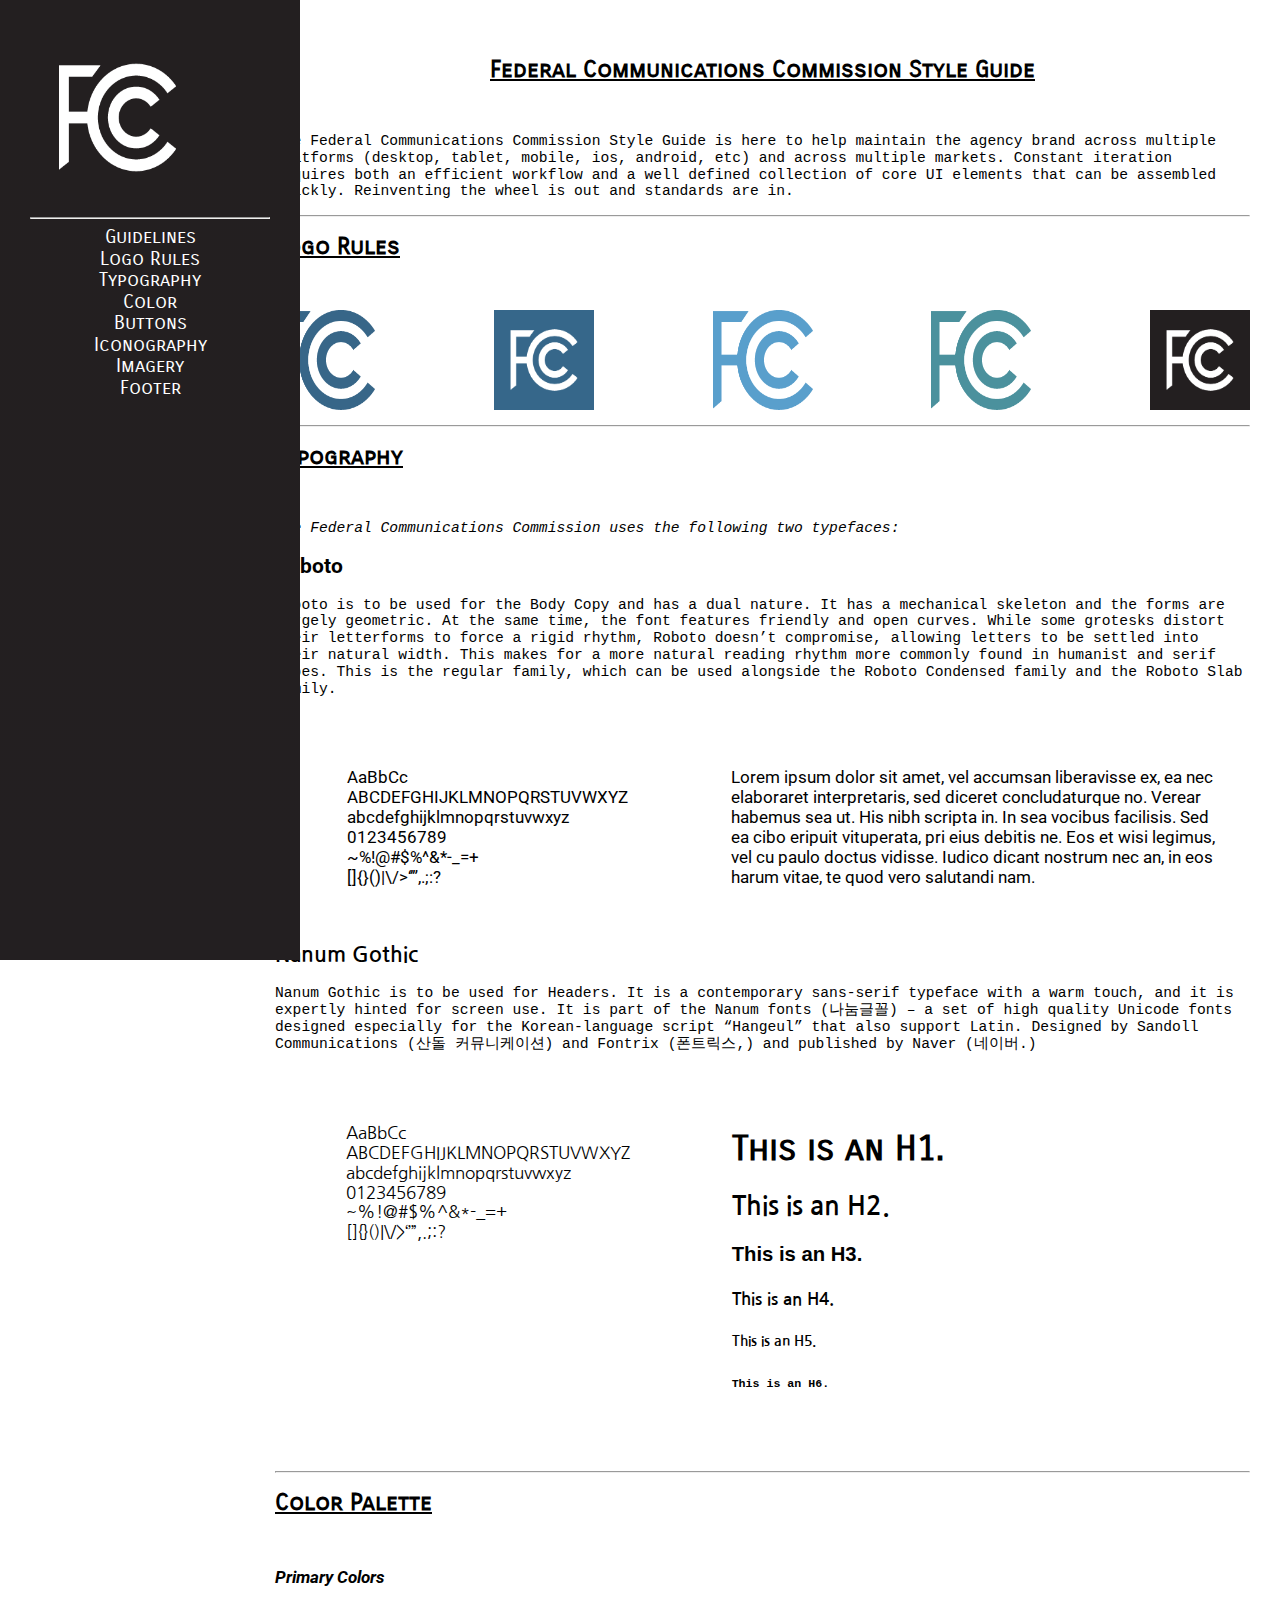
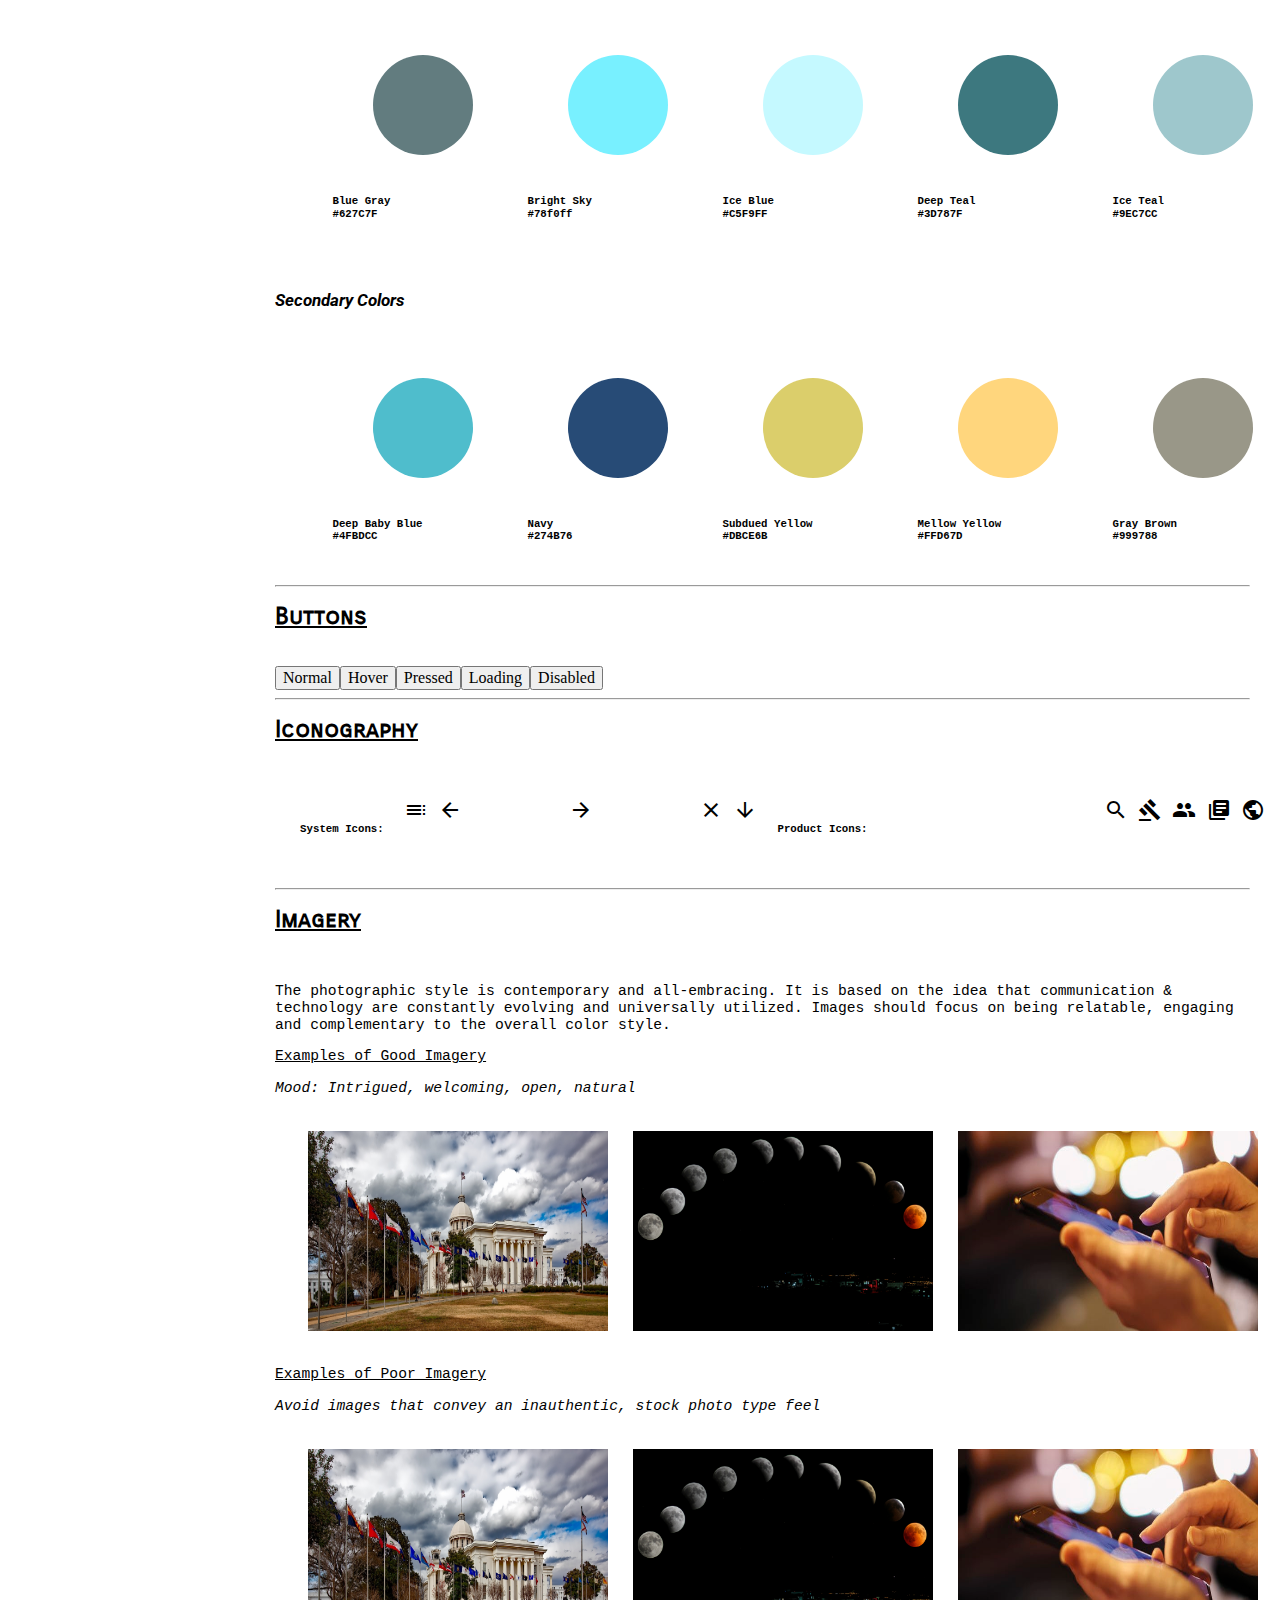
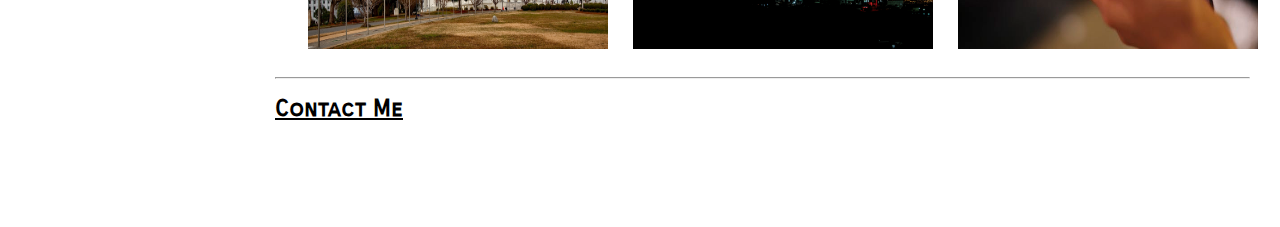
<file: index.html>
<!DOCTYPE html>
<html lang="en">
<!-- ============ Header content ============== -->
<head>
    <meta charset="UTF-8">
    <meta name="viewport" content="width=device-width, initial-scale=1.0">
    <meta http-equiv="X-UA-Compatible" content="ie=edge">
    <title>FCC Style Guide</title>
    <!-- ======== Links to CSS ========= -->
        <!-- Resets CSS -->
        <link rel="stylesheet" href="normalize.css">
        <!-- Resets CSS from 16.3 -->
        <link rel="stylesheet" href="styles_16.3.css">
        <!-- Adds Google Font -->
        <link href="https://fonts.googleapis.com/css?family=Roboto" rel="stylesheet">
        <link href="https://fonts.googleapis.com/css?family=Nanum+Gothic" rel="stylesheet">
        <link href="https://fonts.googleapis.com/css?family=Alegreya+Sans+SC" rel="stylesheet">
        <link href="https://fonts.googleapis.com/css?family=Carrois+Gothic+SC" rel="stylesheet">
        
        <!-- Adds Icons -->
        <link rel="stylesheet" href="https://use.fontawesome.com/releases/v5.3.1/css/all.css" integrity="sha384-mzrmE5qonljUremFsqc01SB46JvROS7bZs3IO2EmfFsd15uHvIt+Y8vEf7N7fWAU" crossorigin="anonymous">
        <link href="https://fonts.googleapis.com/icon?family=Material+Icons"
        rel="stylesheet">
    
        <!-- ======== End Links to CSS ======== -->
    
    <!-- Bootstrap CSS -->
    <link rel="stylesheet" href="https://stackpath.bootstrapcdn.com/bootstrap/4.1.3/css/bootstrap.min.css" integrity="sha384-MCw98/SFnGE8fJT3GXwEOngsV7Zt27NXFoaoApmYm81iuXoPkFOJwJ8ERdknLPMO" crossorigin="anonymous">
    <!-- End Bootstrap CSS -->

</head>
<!-- ============ Body content ============== -->
<body>
    <!-- 
    ======================
    Navigation / Sidebar
    ======================
    -->
    <aside>
        <nav class="sidebar-container">
            <!--Logo -->
            <img class="sidebar-logo" src="images/logo/fcc-logo_white-on-black.png">
            <!--Name of Government Agency -->
            <hr>
            <!-- <h3 class="ital"> Federal Communications Commission  -->
            <!-- <h2> Style Guide </h2> -->

            <!--Anchor Links-->
            <a href="#Guidelines" class="sidebar-color">Guidelines</a> 
            <a href="#Logo" class="sidebar-color">Logo Rules</a> 
            <a href="#Typography" class="sidebar-color">Typography</a> 
            <a href="#Color" class="sidebar-color">Color</a> 
            <a href="#Buttons" class="sidebar-color">Buttons</a> 
            <a href="#Icons" class="sidebar-color">Iconography</a> 
            <a href="#Imagery" class="sidebar-color">Imagery</a> 
            <a href="#Footer" class="sidebar-color">Footer</a> 
        </nav>
    </aside>
    <!-- 
    ======================
    Style Guide Content
    ======================
    -->
    <section class="section-container">
        <!--Content Container-->
        <div class="content-container">
            <!--=========== Guidelines Section ============ -->
            <article id="Guidelines">
                <!--Header-->
                <h1 class="section-header underline-text" style="text-align:center">
                    Federal Communications Commission Style Guide
                </h1>
                <br>
                <!--Copy-->
                <p>The Federal Communications Commission Style Guide is here to help maintain the agency brand 
                    across multiple platforms (desktop, tablet, mobile, ios, android, 
                    etc) and across multiple markets. Constant iteration requires both an 
                    efficient workflow and a well defined collection of core UI elements 
                    that can be assembled quickly. Reinventing the wheel is out and 
                    standards are in.</p>  
            </article>
            <hr>
            <!--=========== End Guidelines Section ============ -->

            <!--=========== Logo Section ============ -->
            <article id="Logo" class="margin">
                <h1 class="section-header underline-text">
                    Logo Rules
                </h1>
                <br>
                <div class="row-container-no-wrap">
                    <img src="images/logo/fcc-logo_dark-blue.png" class="section-logo">
                    <img src="images/logo/fcc-logo_white-on-dark-blue.png" class="section-logo">
                    <img src="images/logo/fcc-logo_light-blue.png" class="section-logo">
                    <img src="images/logo/fcc-logo_teal.png" class="section-logo">
                    <img src="images/logo/fcc-logo_white-on-black.png" class="section-logo">

                </div>
            </article>
            <hr>
            <!--=========== End Logo Section ============ -->

            <!--=========== Typography Section ============ -->
            <article id="Typography">
                <h1 class="section-header underline-text">
                    Typography
                </h1>
                <br>
                <div class="type-faces">
                    <p class="ital"> The Federal Communications Commission uses the following two typefaces:</p>
                    <h2 class="type-faces-02">
                        Roboto
                    </h2>
                    <p>Roboto is to be used for the Body Copy and has a dual nature. 
                        It has a mechanical skeleton and the forms are largely geometric. 
                        At the same time, the font features friendly and open curves. 
                        While some grotesks distort their letterforms to force a rigid 
                        rhythm, Roboto doesn’t compromise, allowing letters to be settled 
                        into their natural width. This makes for a more natural reading 
                        rhythm more commonly found in humanist and serif types.

                        This is the regular family, which can be used alongside the Roboto 
                        Condensed family and the Roboto Slab family.

                        </p>
                        <br>
                        <div class="row-container-around">
                            <p class="type-faces-02 roboto-sample">
                                AaBbCc
                                <br>ABCDEFGHIJKLMNOPQRSTUVWXYZ
                                <br>abcdefghijklmnopqrstuvwxyz
                                <br>0123456789
                                <br>~%!@#$%^&*-_=+
                                <br>[]{}()|\/>‘’”,.;:?</p>
                        <p class="type-faces-02 roboto-sample" style="width:50%">Lorem ipsum dolor
                            sit amet, vel accumsan liberavisse ex, ea nec elaboraret 
                            interpretaris, sed diceret concludaturque no. Verear habemus 
                            sea ut. His nibh scripta in. In sea vocibus facilisis. Sed 
                            ea cibo eripuit vituperata, pri eius debitis ne. Eos et wisi 
                            legimus, vel cu paulo doctus vidisse. Iudico dicant nostrum 
                            nec an, in eos harum vitae, te quod vero salutandi nam.
                            </p>
                        </div>

                    <h2 class="type-faces-01">
                        Nanum Gothic
                    </h2>
                    <p>     Nanum Gothic is to be used for Headers. It is a 
                            contemporary sans-serif typeface with a warm touch, and it 
                            is expertly hinted for screen use. It is part of the Nanum 
                            fonts (나눔글꼴) – a set of high quality Unicode fonts designed 
                            especially for the Korean-language script “Hangeul” that also 
                            support Latin. Designed by Sandoll Communications (산돌 커뮤니케이션) 
                            and Fontrix (폰트릭스,) and published by Naver (네이버.)
                    </p>
                    <br>
            <div class="row-container-around">
                    <p class="type-faces-01 nanum-sample">
                            AaBbCc
                            <br>ABCDEFGHIJKLMNOPQRSTUVWXYZ
                            <br>abcdefghijklmnopqrstuvwxyz
                            <br>0123456789
                            <br>~%!@#$%^&*-_=+
                            <br>[]{}()|\/>‘’”,.;:?

                <div class="type-faces-01 nanum-sample" style="width:50%">
                    <h1>
                        This is an H1.
                    </h1>
                    <h2>
                        This is an H2.
                    </h2>
                    <h3>
                        This is an H3.
                    </h3>
                    <h4>
                        This is an H4.
                    </h4>
                    <h5>
                        This is an H5.
                    </h5>
                    <h6>                           
                        This is an H6.
                    </h6>
                </div>
            </div>  
                <br>
                <section class="code">
                    <div>
                    </p>
                    <!-- <h4 class="section-header">CSS Code Language</h4> -->
                        <!-- <pre> -->
<!-- font-family: 'Roboto', sans-serif; -->
<!-- font-family: 'Nanum Gothic', sans-serif; -->
                        <!-- </pre> -->
                    </div>
                </section>
            </article>
            <hr>
            <!--=========== End Typography Section ============ -->

            <!--=========== Color Section ============ -->
            <article id="Color" class="center">
                    <h1 class="section-header underline-text">
                        Color Palette
                    </h1>
                    <br>
                    <!-- Primary Colors-->
                    <h3 class="ital roboto-sample">
                        Primary Colors
                    </h3>
                    <!--Color Palette / teals-->
                    <div class="row-container-color flex-item">
                        <div class="color-item">
                            <span class="color-shape color-red">

                            </span>
                            <p class="colorBox"></p>
                            <h6>
                            Blue Gray<br>#627C7F
                            </h6>
                        </div>

                        <div class="color-item">
                            <span>

                            </span>
                            <p class="colorBox2"></p>
                            <h6>
                            Bright Sky<br>#78f0ff
                            </h6>
                        </div>

                        <div class="color-item">
                            <span class="color-shape color-yellow">

                            </span>
                            <p class="colorBox3"></p>
                            <h6>
                            Ice Blue<br>#C5F9FF
                            </h6>
                        </div>

                        <div class="color-item">
                            <span class="color-shape color-green">

                            </span>
                            <p class="colorBox4"></p>
                            <h6>
                            Deep Teal<br>#3D787F
                            </h6>
                        </div>
                            <div class="color-item">
                                <span>

                                </span>
                                <p class="colorBox5"></p>
                                <h6>
                                Ice Teal<br>#9EC7CC
                                </h6>
                            </div>
                        </div>
                        
                        </div>
                    </div>
                    <br>
                    <!-- Secondary Colors-->
                        <h3 class="ital roboto-sample">
                            Secondary Colors
                        </h3>
                    <!--Color Palette / multi-->
                    <div class="row-container-color flex-item align-items-center">
                        <div class="color-item align-items-center">
                            <span class="color-shape color-blue">

                            </span>
                            <p class="colorBox6"></p>
                            <h6>
                            Deep Baby Blue<br>#4FBDCC
                            </h6>
                        </div>
                        <div class="color-item">
                            <span class="color-shape color-purple">

                            </span>
                            <p class="colorBox7"></p>
                            <h6>
                            Navy<br>#274B76
                            </h6>
                        </div>
                        <div class="color-item">
                            <span class="color-shape color-gray">

                            </span>
                            <p class="colorBox8"></p>
                            <h6>Subdued Yellow<br>#DBCE6B</h6>
                        </div>
                        <div class="color-item">
                            <span class="color-shape color-black">

                            </span>
                            <p class="colorBox9"></p>
                            <h6>
                            Mellow Yellow<br>#FFD67D
                            </h6>
                        </div>
                        <div class="color-item">
                                <span class="color-shape color-purple">
    
                                </span>
                                <p class="colorBox10"></p>
                                <h6>
                                Gray Brown<br>#999788
                                </h6>
                            </div>

                    </div>    
                    <section class="code">
                            <div>
                            <!-- <h4>CSS</h4> -->
                                <!-- <pre> -->
<!-- /*Primary Colors*/           -->
<!-- button { -->
    <!-- background: tomato; -->
    <!-- height: 40px; -->
    <!-- width: 120px; -->
    <!-- border-radius: 4px; -->
    <!-- padding: 5px; -->
    <!-- margin: 20px; -->
<!-- } -->

<!-- button:hover { -->
    <!-- background: yellow; -->
<!-- } -->
                                <!-- </pre> -->
                            </div>
                        </section>
            </article>
            <hr>
            <!--=========== End Color Section ============ -->

            <!--=========== End Color Section ============ -->
            
            <!--=========== Button Section ============ -->
            <article id="Buttons" class="button">
                    <h1 class="section-header underline-text">
                        Buttons
                    </h1>
                    <br>
                    <!-- Primary Buttons-->
                    <div class="row-container">
                        <button class="button-normal">
                            Normal
                        </button>
                        <button class="button-hover">
                            Hover
                        </button>
                        <button class="button-pressed">
                            Pressed
                        </button>
                        <button class="button-loading">
                            <i class="fas fa-spinner"></i> Loading
                        </button>
                        <button class="button-disable">
                            Disabled
                        </button>
                    </div>
                    <section class="code">
                            <div>
                            <!-- <h4>CSS</h4> -->
                                <!-- <pre> -->
<!-- /*Primary Colors*/                 -->
<!-- button { -->
    <!-- background: tomato; -->
    <!-- height: 40px; -->
    <!-- width: 120px; -->
    <!-- border-radius: 4px; -->
    <!-- padding: 5px; -->
    <!-- margin: 20px; -->
<!-- } -->

<!-- button:hover { -->
    <!-- background: yellow; -->
<!-- } -->
  
                                <!-- </pre> -->
                            </div>
                        </section>
            </article>
            <hr>
            <!--=========== End Color Section ============ -->

            <!--=========== Icon Section ============ -->
            <article id="Icons">
                <h1 class="section-header underline-text">
                    Iconography
                </h1>
                <br>
                <div class="row-container-around flex-item">
                    <h6>System Icons:</h6>
                    <br>
                    <i class="material-icons">toc</i>
                    <i class="material-icons">arrow_back_ios</i>
                    <i class="material-icons">arrow_forward_ios</i>
                    <i class="material-icons">close</i>
                    <i class="material-icons">arrow_downward</i>
                    <br>

                    <h6>Product Icons:</h6>
                    <i class="material-icons">bar_chart</i>
                    <i class="material-icons">search</i>
                    <i class="material-icons">gavel</i>
                    <i class="material-icons">group</i>
                    <i class="material-icons">library_books</i>
                    <i class="material-icons">public</i>
                
                </div>
            </article>
            <hr>
            <!--=========== End Color Section ============ -->

            <!--=========== Imagery Section ============ -->
            <article id="Imagery">
                    <h1 class="section-header underline-text">
                        Imagery
                    </h1>
                    <br>
                    <p>The photographic style is contemporary and all-embracing. 
                        It is based on the idea that communication & technology 
                        are constantly  evolving and universally utilized. Images 
                        should focus on being relatable, engaging and complementary 
                        to the overall color style. 

                        <p class="underline-text">Examples of Good Imagery</p>
                        <p class="ital"> Mood: Intrigued, welcoming, open, natural</p>
                    
                    <div class="row-container-around">
                        <img src="images/administration-american-architecture-208703 copy.jpg" width="300px" height="200px">
                        <img src="images/aqrpat-astrology-astronomy-1275413.jpg" width="300px" height="200px">
                        <img src="images/5G UK.jpg" width="300px" height="200px">
                    </div>

                    <p class="underline-text">Examples of Poor Imagery</p>
                    <p class="ital">Avoid images that convey an inauthentic, stock photo type feel</p>
                      
                    <div class="row-container-around">
                            <img src="images/administration-american-architecture-208703 copy.jpg" width="300px" height="200px">
                            <img src="images/aqrpat-astrology-astronomy-1275413.jpg" width="300px" height="200px">
                            <img src="images/5G UK.jpg" width="300px" height="200px">
                        </div>

                </article>
                <hr>
            <!--=========== End Imagery Section ============ -->

            <!--=========== Footer Section ============ -->
            <article id="Footer" class="social-icons">
                <h1 class="section-header underline-text">
                    Contact Me
                </h1>
                <br>
                <div class="row-container-around">
                    <a href="#">
                        <i class="fab fa-linkedin"></i>
                    </a>
                    <a href="#">
                        <i class="fab fa-github"></i>
                    </a>
                    <a href="mailto:YOUREMAIL">
                        <i class="fa fa-envelope"></i>
                    </a>
                </div>
            </article>
           <!--=========== End Color Section ============ -->
            
            <!--=========== Mobile Nav (Hidden on Desktop) ============ -->
            <!-- <nav class="mobile-nav">
                <img src="images/logo-usps.jpg">
                <h3> USPS Style Guide</h3>
            </nav> -->
            <!--=========== End Mobile Nav (Hidden on Desktop) ============ -->
        </div>    
    </section>
</body>
</html>
</file>
<file: styles_16.3.css>
/* 
====================================
Sets up styles for .sidebar-container 
====================================
*/
p {
    font-family: 'Courier New', Courier, monospace;
    font-size: 11pt;
}

h3 {
    font-family: Arial, Helvetica, sans-serif
}

h1 {
    font-family: 'Carrois Gothic SC', sans-serif; 
}

h6 {
    font-family: 'Courier New', Courier, monospace;
}

a {
    color: white;
}
.ital {
    font-style: italic;
}

.underline-text {
    text-decoration: underline;
}

.sidebar-container {

    background: linear-gradient(#231F20, #231F21);
    height: 100%;
    position: fixed;
    padding: 30px;
    width: 240px;
    position: fixed;
}

.sidebar-logo {
    border-radius: 60%;
    border-width: 500px;
    height: 175px;
    width: 175px;
    border-color: white;

}

.sidebar-color {
color: white;
text-align: center;
font-family: 'Carrois Gothic SC', sans-serif;
font-size: 14pt;

}

nav {
    top: 0;
}
  
nav a,
nav h2 {
    display: block;
    position: relative;
    text-decoration: none;
}

nav a:hover {
    color: aqua;
}
/* 
====================================
Sets up styles for .content-container 
====================================
*/

/* Positions section container in relation to .sidebar-container */
.section-container {
      margin-top: 10px;
      margin-left: 245px;
      padding: 30px 30px;
      height: 100%;
  
}

.section-logo {
    border-width: 100px;
    height: 100px;
    width: 100px;
}

.section-header {
    font-family: 'Carrois Gothic SC', sans-serif;
    font-size: 18pt;
}
/* Sets max width for content and align content in middle of section-container */
.content-container {

   
}

/* Sets row behavior using flexbox: https://css-tricks.com/snippets/css/a-guide-to-flexbox/ */
.row-container-no-wrap {
    width: 100%;
    display: flex;
    /* sets spacing between elements */
    justify-content: space-between;
    flex-wrap: wrap;
    margin-top: 15px;
    margin-bottom: 15px;
  
}

.row-container {
    width: 100%;
    display: flex;
}


/* Typography Styles */

.type-faces-02 {
    font-family: 'Roboto', sans-serif;
    font-size: 16pt;
}

.type-faces-01 {
    font-family: 'Nanum Gothic', sans-serif;
    font-size: 16pt;
}
.roboto-sample {
    font-family: 'roboto', sans-serif;
    font-size: 13pt;
}

.nanum-sample {
    font-family: 'Nanum Gothic', sans-serif;
    font-size: 13pt;
}

/* Color Palette */

.colorBox{
    border-radius: 50%;
    height: 100px;
    width: 100px;
    background: #627c7f;
    margin: 40%;
}

.colorBox2 {
    border-radius: 50%;
    height: 100px;
    width: 100px;
    background: #78f0ff;
    margin: 40%;
}

.colorBox3 {
    border-radius: 50%;
    height: 100px;
    width: 100px;
    background: #c5f9ff;
    margin: 40%;
}

.colorBox4 {
    border-radius: 50%;
    height: 100px;
    width: 100px;
    background: #3d787f;
    margin: 40%;
}

.colorBox5 {
    border-radius: 50%;
    height: 100px;
    width: 100px;
    background: #9ec7cc;
    margin: 40%;
}

.colorBox6 {
    border-radius: 100%;
    height: 100px;
    width: 100px;
    background: #4FBDCC;
    margin: 40%;
}

.colorBox7 {
    border-radius: 50%;
    height: 100px;
    width: 100px;
    background: #274B76;
    margin: 40%;
}

.colorBox8 {
    border-radius: 50%;
    height: 100px;
    width: 100px;
    background: #DBCE6B;
    margin: 40%;
}

.colorBox9 {
    border-radius: 50%;
    height: 100px;
    width: 100px;
    background: #FFD67D;
    margin: 40%;
}

.colorBox10 {
    border-radius: 50%;
    height: 100px;
    width: 100px;
    background: #999788;
    margin: 40%;
}


.row-container-color {
    width: 100%;
    display: flex;
    justify-content: space-around;
    align-content: center;
    flex-wrap: wrap;
    margin-top: 0px;
    margin-bottom: 0px;
    margin-left: 0px;
    padding: 10px;

}

.row-container-around {
    width: 100%;
    display: flex;
    justify-content: space-around;
    align-content: center;
    flex-wrap: wrap;
    margin-top: 0px;
    margin-bottom: 0px;
    margin-left: 0px;
    padding: 20px;

}

.flex-item {
    font-family: 'Courier New', Courier, monospace;
    /* padding: 75px; */
    /* width: 200px; */
    /* height: 150px; */
    /* margin-top: 10px; */
    /* margin-left: 50px; */
}

/* Imagery */

.img-size{
    width: 50px;
    height: 50px;
    margin: 100px;
}

/*
====================================
BONUS: Sets up styles for mobile breakpoint 
====================================
*/

/* Hides mobile navigation on desktop */
.mobile-nav {
   
}

/* Sets media query for screens below 450px wide */
@media only screen and (max-width: 450px) {

    /* Position nav at the top */
    nav {
       position: fixed;
       left: 0;
    }

    /* Shows Mobile Navigation Styles  */
    .mobile-nav {
        background: white;
        width: 100%;
        padding: 10px 30px;
        display: flex;
        justify-content: flex-start;
        align-content: center;
        height: 80px;
        margin: 0;
        box-shadow: 0 0 10px rgba(0,0,0, 0.4)
       
    }
    /* Sets max width for logos in mobile nav */
    .mobile-nav img {
        height: 80px;
    }

    /* Hides Sidebar on mobile */
    .sidebar-container {
       display: none;
    }
  
    /* Defines mobile container content */

    .section-container {
        background: #ffd67d;
        margin-top: 60px;
        margin-left: 0px;
        height: 100%;
      }

    /* Sets Type Styles */
    h1 {
        
    }


    .row-container-no-wrap {
      
    }

    #Logo .section-logo {
       
    }


}

/* 
====================================
BONUS: Sets up css code snippet styles 
====================================
*/

pre {

}
</file>
